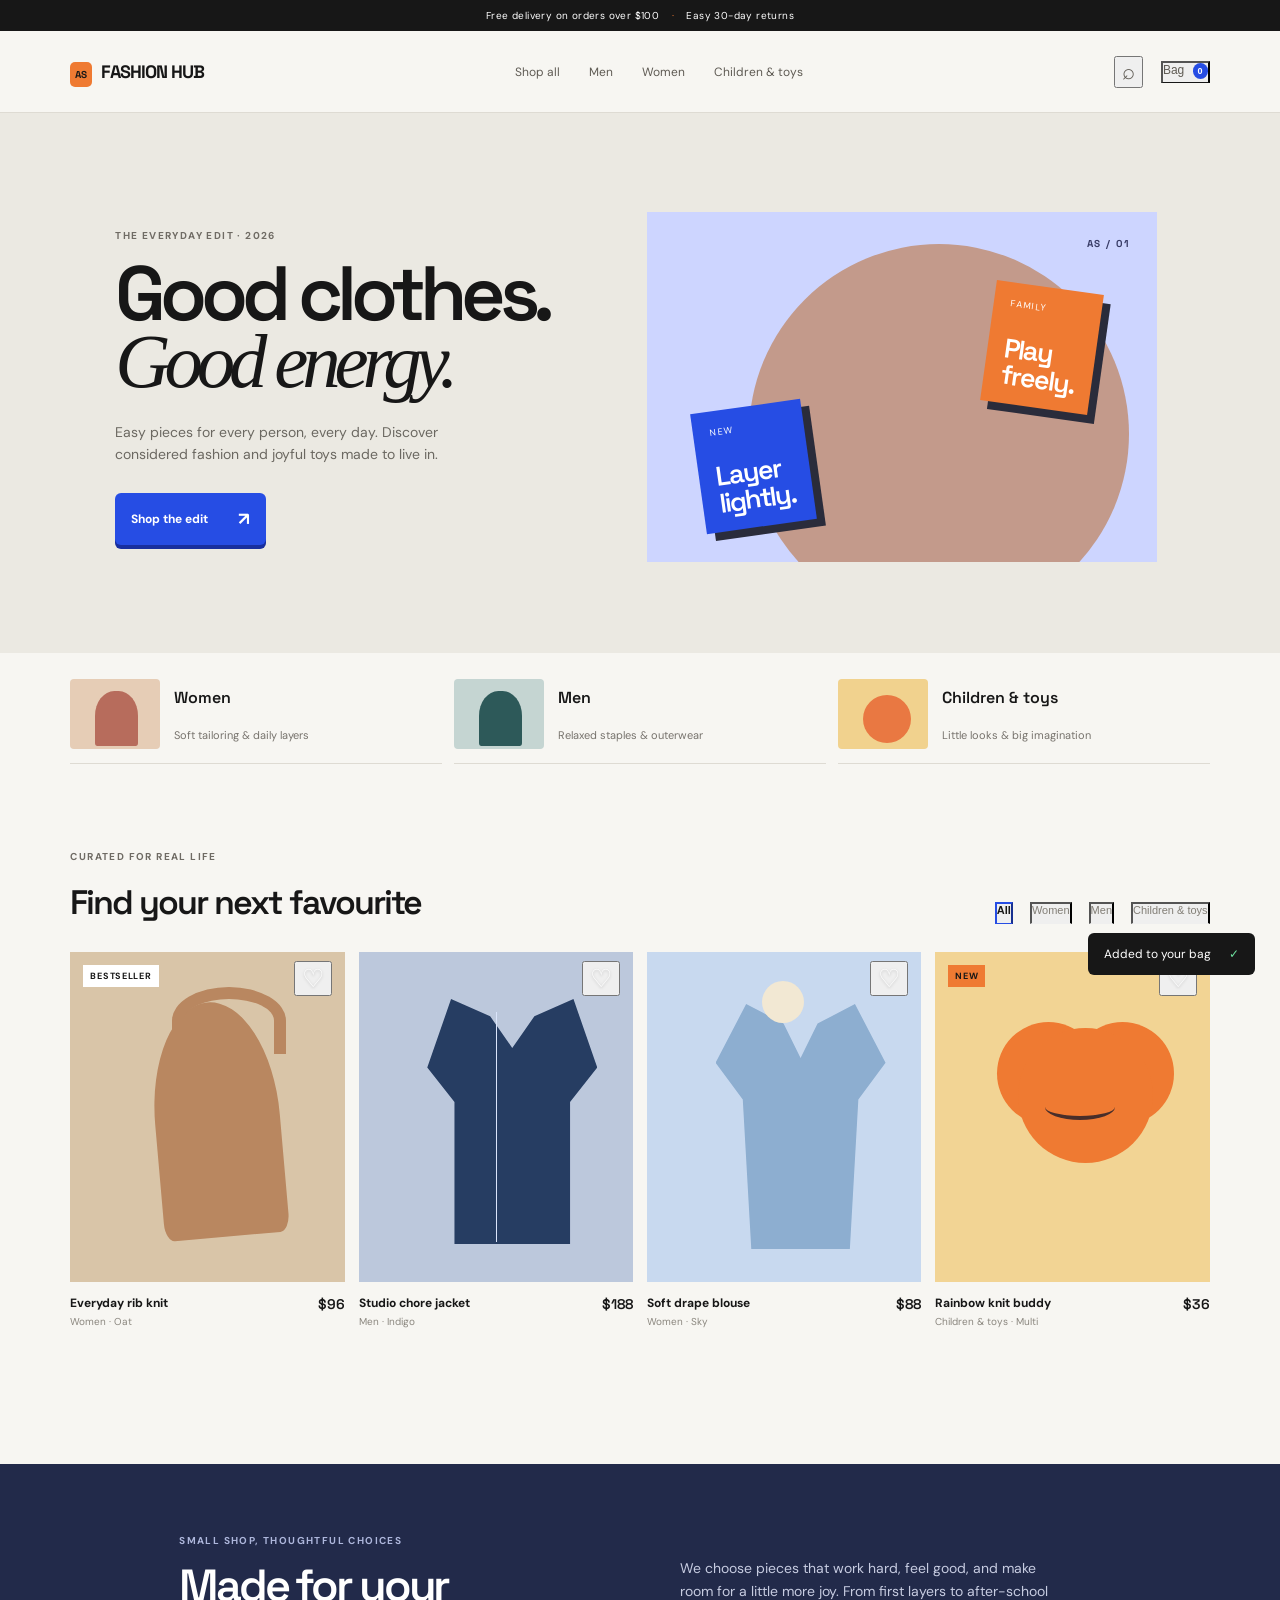
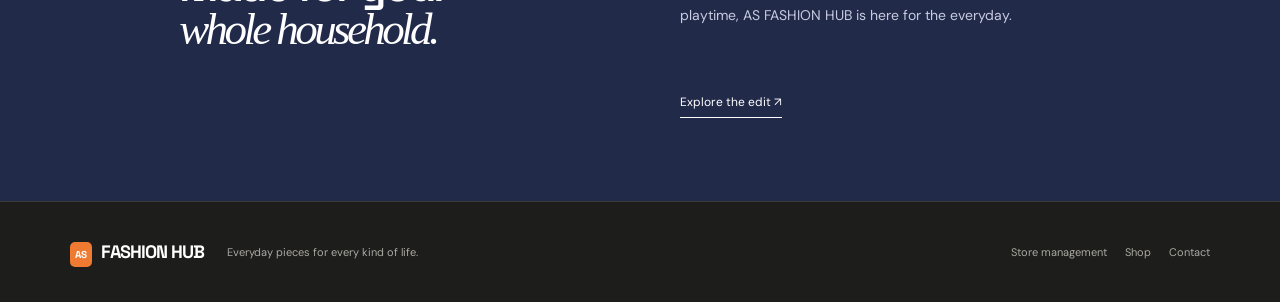
<file: index.html>
<!DOCTYPE html>
<html lang="en">
<head>
  <meta charset="UTF-8" />
  <meta name="viewport" content="width=device-width, initial-scale=1.0" />
  <title>AS FASHION HUB — Everyday pieces, made to move</title>
  <link rel="preconnect" href="https://fonts.googleapis.com">
  <link rel="preconnect" href="https://fonts.gstatic.com" crossorigin>
  <link href="https://fonts.googleapis.com/css2?family=DM+Sans:wght@400;500;600;700&family=Space+Grotesk:wght@500;600;700&display=swap" rel="stylesheet">
  <link rel="stylesheet" href="shop.css" />
</head>
<body>
  <div class="announcement">Free delivery on orders over $100 <span>·</span> Easy 30-day returns</div>
  <header class="shop-header">
    <button class="mobile-menu" aria-label="Open menu">☰</button>
    <a class="shop-logo" href="shop.html"><span>AS</span> FASHION HUB</a>
    <nav aria-label="Shop navigation"><a href="#shop" data-shop-filter="all">Shop all</a><a href="#shop" data-shop-filter="men">Men</a><a href="#shop" data-shop-filter="women">Women</a><a href="#shop" data-shop-filter="children">Children & toys</a></nav>
    <div class="shop-actions"><button class="shop-search" aria-label="Search">⌕</button><button class="bag-button" aria-label="Shopping bag">Bag <b id="bag-count">0</b></button></div>
  </header>
  <main>
    <section class="hero-shop">
      <div class="hero-copy"><p class="eyebrow">The everyday edit · 2026</p><h1>Good clothes.<br><em>Good energy.</em></h1><p>Easy pieces for every person, every day. Discover considered fashion and joyful toys made to live in.</p><a class="shop-cta" href="#shop">Shop the edit <span>↗</span></a></div>
      <div class="hero-art"><div class="art-circle"></div><div class="art-tag">AS / 01</div><div class="art-card card-one"><span>NEW</span><b>Layer<br>lightly.</b></div><div class="art-card card-two"><span>FAMILY</span><b>Play<br>freely.</b></div></div>
    </section>
    <section class="category-strip" aria-label="Collections"><a href="#shop" data-shop-filter="women"><span class="category-art art-women"></span><b>Women</b><small>Soft tailoring & daily layers</small></a><a href="#shop" data-shop-filter="men"><span class="category-art art-men"></span><b>Men</b><small>Relaxed staples & outerwear</small></a><a href="#shop" data-shop-filter="children"><span class="category-art art-kids"></span><b>Children & toys</b><small>Little looks & big imagination</small></a></section>
    <section class="shop-section" id="shop"><div class="shop-heading"><div><p class="eyebrow">Curated for real life</p><h2>Find your next favourite</h2></div><div class="shop-filters"><button class="shop-filter active" data-shop-filter="all">All</button><button class="shop-filter" data-shop-filter="women">Women</button><button class="shop-filter" data-shop-filter="men">Men</button><button class="shop-filter" data-shop-filter="children">Children & toys</button></div></div>
      <div class="product-grid">
        <article class="product-card" data-product-category="women"><div class="product-art product-knit"><span class="product-badge">BESTSELLER</span><button class="heart" aria-label="Save Everyday rib knit">♡</button></div><div class="product-info"><div><b>Everyday rib knit</b><small>Women · Oat</small></div><strong>$96</strong></div><button class="add-bag" data-product="Everyday rib knit">Add to bag</button></article>
        <article class="product-card" data-product-category="men"><div class="product-art product-jacket"><button class="heart" aria-label="Save Studio chore jacket">♡</button></div><div class="product-info"><div><b>Studio chore jacket</b><small>Men · Indigo</small></div><strong>$188</strong></div><button class="add-bag" data-product="Studio chore jacket">Add to bag</button></article>
        <article class="product-card" data-product-category="women"><div class="product-art product-blouse"><button class="heart" aria-label="Save Soft drape blouse">♡</button></div><div class="product-info"><div><b>Soft drape blouse</b><small>Women · Sky</small></div><strong>$88</strong></div><button class="add-bag" data-product="Soft drape blouse">Add to bag</button></article>
        <article class="product-card" data-product-category="children"><div class="product-art product-toy"><span class="product-badge orange">NEW</span><button class="heart" aria-label="Save Rainbow knit buddy">♡</button></div><div class="product-info"><div><b>Rainbow knit buddy</b><small>Children & toys · Multi</small></div><strong>$36</strong></div><button class="add-bag" data-product="Rainbow knit buddy">Add to bag</button></article>
      </div>
    </section>
    <section class="story-band"><div><p class="eyebrow">Small shop, thoughtful choices</p><h2>Made for your<br><em>whole household.</em></h2></div><p>We choose pieces that work hard, feel good, and make room for a little more joy. From first layers to after-school playtime, AS FASHION HUB is here for the everyday.</p><a href="#shop">Explore the edit ↗</a></section>
  </main>
  <footer><a class="shop-logo" href="index.html"><span>AS</span> FASHION HUB</a><p>Everyday pieces for every kind of life.</p><div><a href="admin.html">Store management</a><a href="#shop">Shop</a><a href="#shop">Contact</a></div></footer>
  <div class="cart-toast" id="cart-toast">Added to your bag <span>✓</span></div>
  <script src="shop.js"></script>
</body>
</html>
</file>
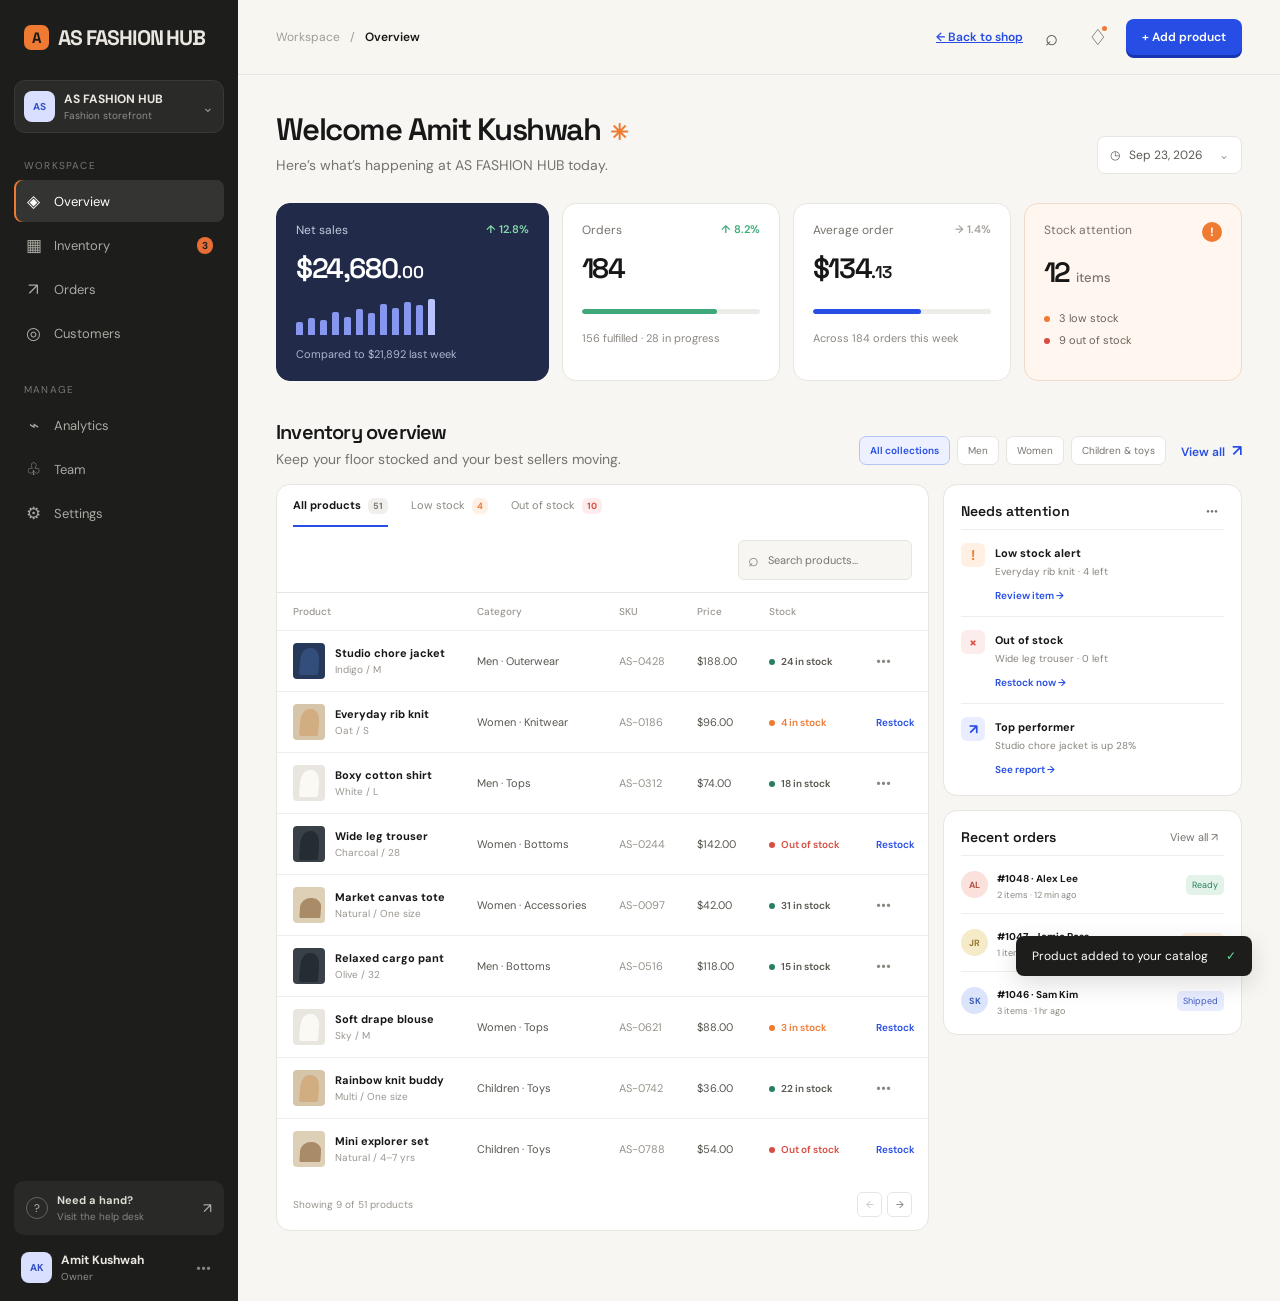
<file: admin.html>
<!DOCTYPE html>
<!--
THESIS: Atelier OS turns daily clothing operations into one calm, legible working surface instead of a pile of separate reports.
OWN-WORLD: Bone paper, ink-black rails, cobalt actions, and safety-orange exceptions echo garment-room labels and warehouse markers.
STORY: The owner sees what needs attention, checks the health of the shop, and moves directly into inventory or orders.
FIRST VIEWPORT: A left rail frames a wide dashboard; the inventory table owns the center while alerts and live orders stay visible at the right edge.
FORM: Operate / workstation board, chosen for fast scanning and decisive handoffs.
-->
<html lang="en">
<head>
  <meta charset="UTF-8" />
  <meta name="viewport" content="width=device-width, initial-scale=1.0" />
  <title>AS FASHION HUB — Store management</title>
  <link rel="preconnect" href="https://fonts.googleapis.com">
  <link rel="preconnect" href="https://fonts.gstatic.com" crossorigin>
  <link href="https://fonts.googleapis.com/css2?family=DM+Sans:wght@400;500;600;700&family=Space+Grotesk:wght@500;600;700&display=swap" rel="stylesheet">
  <link rel="stylesheet" href="styles.css" />
</head>
<body>
  <div class="app-shell">
    <aside class="sidebar">
      <div class="brand"><span class="brand-mark">A</span><span>AS FASHION HUB</span></div>
      <div class="store-switcher"><span class="store-avatar">AS</span><span><b>AS FASHION HUB</b><small>Fashion storefront</small></span><span class="chevron">⌄</span></div>
      <nav aria-label="Main navigation">
        <p class="nav-label">Workspace</p>
        <button class="nav-item active" data-view="overview"><span>◈</span> Overview</button>
        <button class="nav-item" data-view="inventory"><span>▦</span> Inventory <em>3</em></button>
        <button class="nav-item" data-view="orders"><span>↗</span> Orders</button>
        <button class="nav-item" data-view="customers"><span>◎</span> Customers</button>
        <p class="nav-label nav-spaced">Manage</p>
        <button class="nav-item" data-view="analytics"><span>⌁</span> Analytics</button>
        <button class="nav-item" data-view="team"><span>♧</span> Team</button>
        <button class="nav-item" data-view="settings"><span>⚙</span> Settings</button>
      </nav>
      <div class="sidebar-foot">
        <div class="help-card"><span class="help-icon">?</span><div><b>Need a hand?</b><small>Visit the help desk</small></div><span>↗</span></div>
        <div class="user-row"><span class="user-avatar">AK</span><span><b>Amit Kushwah</b><small>Owner</small></span><button aria-label="More options">•••</button></div>
      </div>
    </aside>

    <main class="main-content">
      <header class="topbar">
        <div class="breadcrumb"><span id="page-kicker">Workspace</span><span>/</span><b id="page-title">Overview</b></div>
        <div class="top-actions"><a class="text-button" href="index.html">← Back to shop</a><button class="icon-button" aria-label="Search">⌕</button><button class="icon-button has-dot" aria-label="Notifications">♢</button><button class="primary-button" id="add-product">+ Add product</button></div>
      </header>

      <div class="content-scroll">
        <section class="welcome-row">
          <div><h1>Welcome Amit Kushwah <span class="wave">✳</span></h1><p>Here’s what’s happening at AS FASHION HUB today.</p></div>
          <div class="date-pill"><span>◷</span> Sep 23, 2026 <span class="pill-chevron">⌄</span></div>
        </section>

        <section class="metric-grid" aria-label="Store summary">
          <article class="metric-card primary-metric"><div class="metric-head"><span>Net sales</span><span class="trend up">↑ 12.8%</span></div><strong>$24,680<span class="metric-decimal">.00</span></strong><div class="mini-chart"><i></i><i></i><i></i><i></i><i></i><i></i><i></i><i></i><i></i><i></i><i></i><i></i></div><small>Compared to $21,892 last week</small></article>
          <article class="metric-card"><div class="metric-head"><span>Orders</span><span class="trend up">↑ 8.2%</span></div><strong>184</strong><div class="metric-line"><span style="width:76%"></span></div><small>156 fulfilled · 28 in progress</small></article>
          <article class="metric-card"><div class="metric-head"><span>Average order</span><span class="trend neutral">→ 1.4%</span></div><strong>$134<span class="metric-decimal">.13</span></strong><div class="metric-line cobalt"><span style="width:61%"></span></div><small>Across 184 orders this week</small></article>
          <article class="metric-card alert-metric"><div class="metric-head"><span>Stock attention</span><span class="alert-dot">!</span></div><strong>12 <small>items</small></strong><div class="alert-list"><span><i class="orange-dot"></i> 3 low stock</span><span><i class="red-dot"></i> 9 out of stock</span></div></article>
        </section>

        <div class="section-heading"><div><h2>Inventory overview</h2><p>Keep your floor stocked and your best sellers moving.</p></div><div class="collection-filters" aria-label="Shop collections"><button class="collection-filter active" data-category="all">All collections</button><button class="collection-filter" data-category="men">Men</button><button class="collection-filter" data-category="women">Women</button><button class="collection-filter" data-category="children">Children & toys</button><button class="text-button" id="view-inventory">View all <span>↗</span></button></div></div>
        <section class="workspace-grid">
          <div class="inventory-panel">
            <div class="panel-toolbar"><div class="tabs"><button class="tab active" data-filter="all">All products <b>51</b></button><button class="tab" data-filter="low">Low stock <b class="orange">4</b></button><button class="tab" data-filter="out">Out of stock <b class="red">10</b></button></div><label class="search-box"><span>⌕</span><input id="inventory-search" placeholder="Search products..." /></label></div>
            <div class="table-wrap"><table><thead><tr><th>Product</th><th>Category</th><th>SKU</th><th>Price</th><th>Stock</th><th><span class="sr-only">Action</span></th></tr></thead><tbody id="inventory-body">
              <tr data-stock="healthy" data-category="men"><td><div class="product-cell"><span class="product-photo photo-jacket"></span><span><b>Studio chore jacket</b><small>Indigo / M</small></span></div></td><td>Men · Outerwear</td><td class="muted">AS-0428</td><td>$188.00</td><td><span class="stock healthy"><i></i> 24 in stock</span></td><td><button class="row-menu">•••</button></td></tr>
              <tr data-stock="low" data-category="women"><td><div class="product-cell"><span class="product-photo photo-knit"></span><span><b>Everyday rib knit</b><small>Oat / S</small></span></div></td><td>Women · Knitwear</td><td class="muted">AS-0186</td><td>$96.00</td><td><span class="stock low"><i></i> 4 in stock</span></td><td><button class="row-menu restock">Restock</button></td></tr>
              <tr data-stock="healthy" data-category="men"><td><div class="product-cell"><span class="product-photo photo-shirt"></span><span><b>Boxy cotton shirt</b><small>White / L</small></span></div></td><td>Men · Tops</td><td class="muted">AS-0312</td><td>$74.00</td><td><span class="stock healthy"><i></i> 18 in stock</span></td><td><button class="row-menu">•••</button></td></tr>
              <tr data-stock="out" data-category="women"><td><div class="product-cell"><span class="product-photo photo-trouser"></span><span><b>Wide leg trouser</b><small>Charcoal / 28</small></span></div></td><td>Women · Bottoms</td><td class="muted">AS-0244</td><td>$142.00</td><td><span class="stock out"><i></i> Out of stock</span></td><td><button class="row-menu restock">Restock</button></td></tr>
              <tr data-stock="healthy" data-category="women"><td><div class="product-cell"><span class="product-photo photo-bag"></span><span><b>Market canvas tote</b><small>Natural / One size</small></span></div></td><td>Women · Accessories</td><td class="muted">AS-0097</td><td>$42.00</td><td><span class="stock healthy"><i></i> 31 in stock</span></td><td><button class="row-menu">•••</button></td></tr>
              <tr data-stock="healthy" data-category="men"><td><div class="product-cell"><span class="product-photo photo-trouser"></span><span><b>Relaxed cargo pant</b><small>Olive / 32</small></span></div></td><td>Men · Bottoms</td><td class="muted">AS-0516</td><td>$118.00</td><td><span class="stock healthy"><i></i> 15 in stock</span></td><td><button class="row-menu">•••</button></td></tr>
              <tr data-stock="low" data-category="women"><td><div class="product-cell"><span class="product-photo photo-shirt"></span><span><b>Soft drape blouse</b><small>Sky / M</small></span></div></td><td>Women · Tops</td><td class="muted">AS-0621</td><td>$88.00</td><td><span class="stock low"><i></i> 3 in stock</span></td><td><button class="row-menu restock">Restock</button></td></tr>
              <tr data-stock="healthy" data-category="children"><td><div class="product-cell"><span class="product-photo photo-knit"></span><span><b>Rainbow knit buddy</b><small>Multi / One size</small></span></div></td><td>Children · Toys</td><td class="muted">AS-0742</td><td>$36.00</td><td><span class="stock healthy"><i></i> 22 in stock</span></td><td><button class="row-menu">•••</button></td></tr>
              <tr data-stock="out" data-category="children"><td><div class="product-cell"><span class="product-photo photo-bag"></span><span><b>Mini explorer set</b><small>Natural / 4–7 yrs</small></span></div></td><td>Children · Toys</td><td class="muted">AS-0788</td><td>$54.00</td><td><span class="stock out"><i></i> Out of stock</span></td><td><button class="row-menu restock">Restock</button></td></tr>
            </tbody></table></div>
            <div class="table-foot"><span id="table-count">Showing 9 of 51 products</span><div><button class="page-button" disabled>←</button><button class="page-button">→</button></div></div>
          </div>
          <aside class="side-stack">
            <div class="side-panel"><div class="side-panel-head"><h3>Needs attention</h3><button class="more-button">•••</button></div><div class="attention-item"><span class="attention-icon orange">!</span><div><b>Low stock alert</b><p>Everyday rib knit · 4 left</p><button class="inline-action">Review item →</button></div></div><div class="attention-item"><span class="attention-icon red">×</span><div><b>Out of stock</b><p>Wide leg trouser · 0 left</p><button class="inline-action">Restock now →</button></div></div><div class="attention-item"><span class="attention-icon blue">↗</span><div><b>Top performer</b><p>Studio chore jacket is up 28%</p><button class="inline-action">See report →</button></div></div></div>
            <div class="side-panel orders-panel"><div class="side-panel-head"><h3>Recent orders</h3><button class="more-button">View all ↗</button></div><div class="order-item"><span class="order-avatar pink">AL</span><div><b>#1048 · Alex Lee</b><p>2 items · 12 min ago</p></div><span class="order-status ready">Ready</span></div><div class="order-item"><span class="order-avatar yellow">JR</span><div><b>#1047 · Jamie Ross</b><p>1 item · 46 min ago</p></div><span class="order-status packed">Packed</span></div><div class="order-item"><span class="order-avatar blue">SK</span><div><b>#1046 · Sam Kim</b><p>3 items · 1 hr ago</p></div><span class="order-status shipped">Shipped</span></div></div>
          </aside>
        </section>
      </div>
    </main>
  </div>
  <div class="toast" id="toast">Product added to your catalog <span>✓</span></div>
  <div class="modal-backdrop" id="modal"><div class="modal"><button class="modal-close" id="modal-close">×</button><h2>Add a new product</h2><p>Bring a new piece into your catalog.</p><label>Product name<input id="new-product-name" placeholder="e.g. Linen camp shirt"></label><div class="form-row"><label>Collection<select><option>Men</option><option>Women</option><option>Children & toys</option></select></label><label>Price<input placeholder="$0.00"></label></div><button class="primary-button full" id="save-product">Add product</button></div></div>
  <script src="script.js"></script>
</body>
</html>
</file>
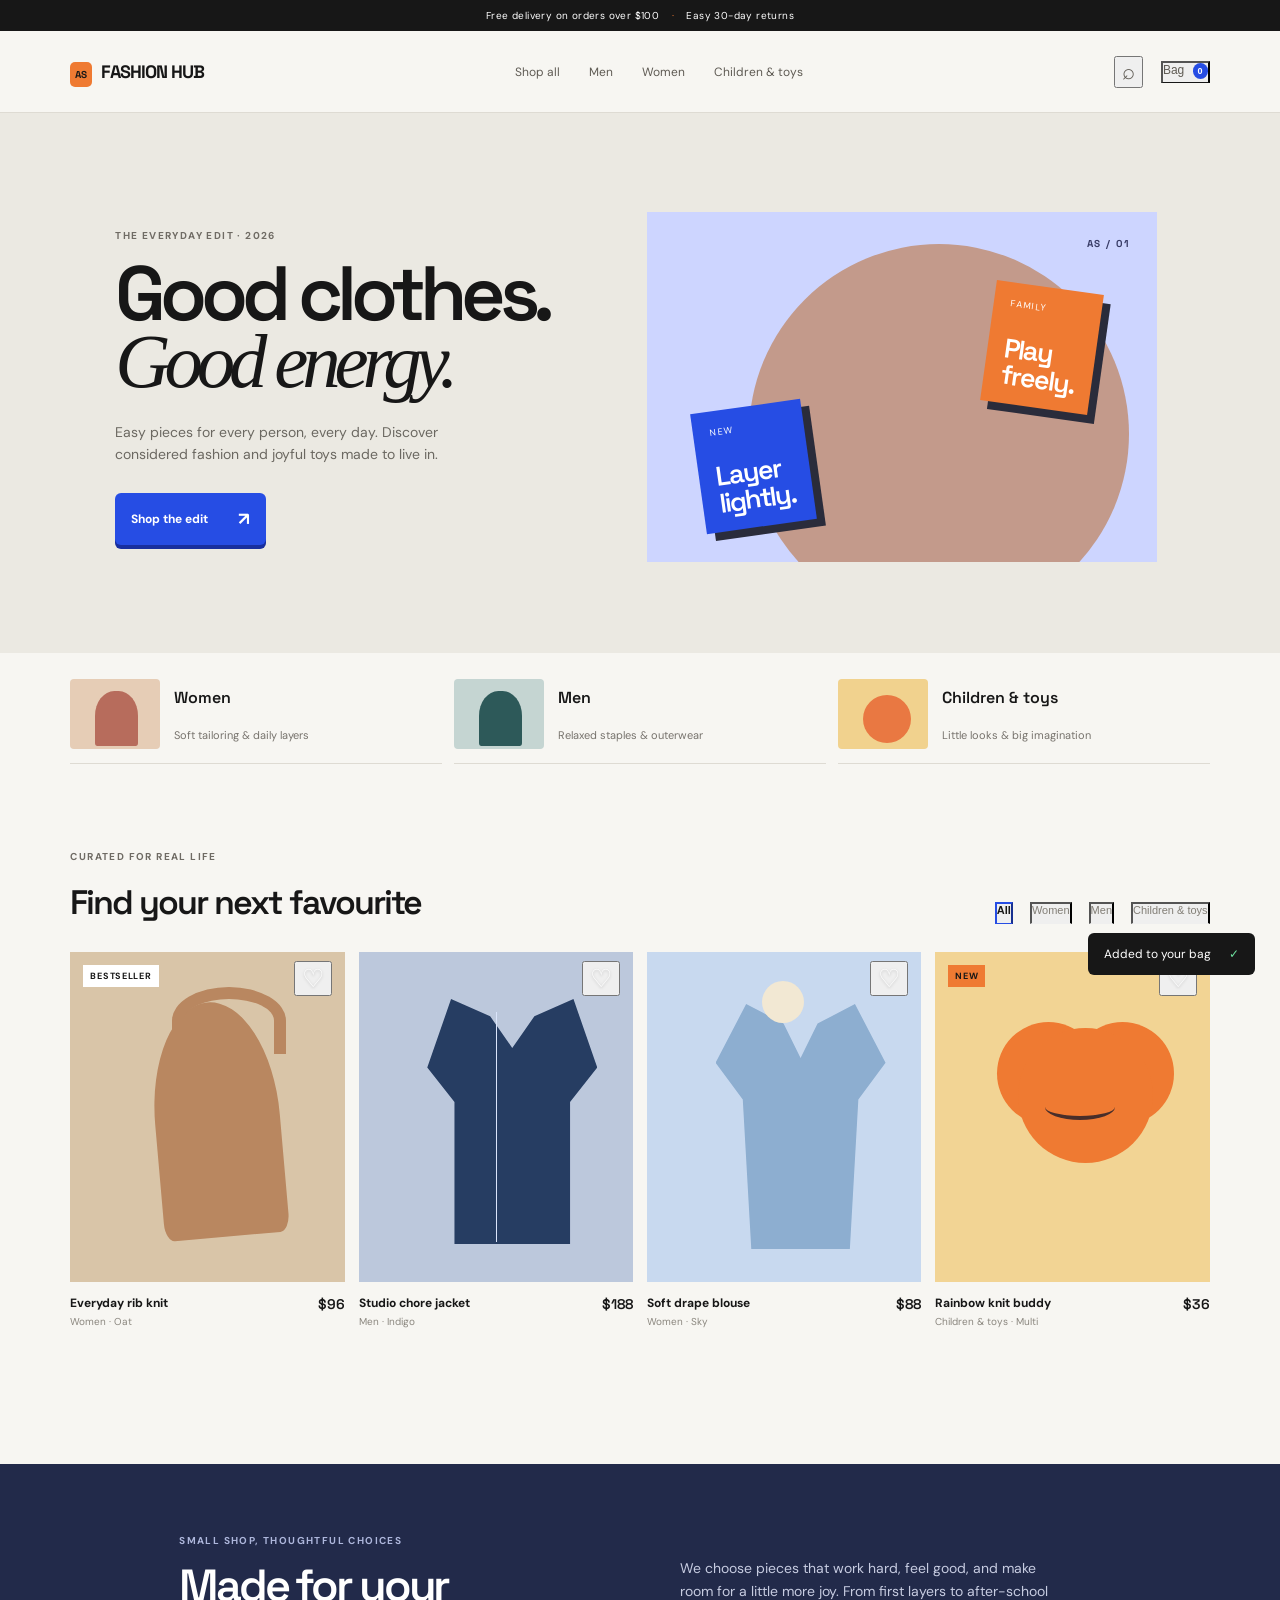
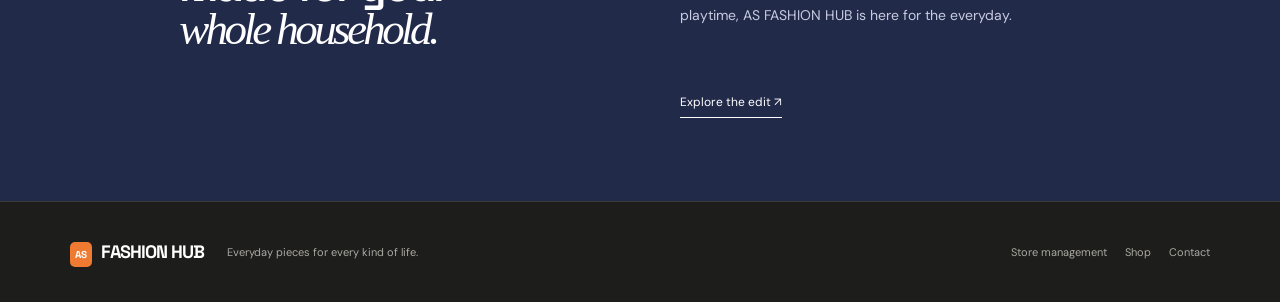
<file: shop.html>
<!DOCTYPE html>
<html lang="en">
<head>
  <meta charset="UTF-8" />
  <meta name="viewport" content="width=device-width, initial-scale=1.0" />
  <title>AS FASHION HUB — Everyday pieces, made to move</title>
  <link rel="preconnect" href="https://fonts.googleapis.com">
  <link rel="preconnect" href="https://fonts.gstatic.com" crossorigin>
  <link href="https://fonts.googleapis.com/css2?family=DM+Sans:wght@400;500;600;700&family=Space+Grotesk:wght@500;600;700&display=swap" rel="stylesheet">
  <link rel="stylesheet" href="shop.css" />
</head>
<body>
  <div class="announcement">Free delivery on orders over $100 <span>·</span> Easy 30-day returns</div>
  <header class="shop-header">
    <button class="mobile-menu" aria-label="Open menu">☰</button>
    <a class="shop-logo" href="shop.html"><span>AS</span> FASHION HUB</a>
    <nav aria-label="Shop navigation"><a href="#shop" data-shop-filter="all">Shop all</a><a href="#shop" data-shop-filter="men">Men</a><a href="#shop" data-shop-filter="women">Women</a><a href="#shop" data-shop-filter="children">Children & toys</a></nav>
    <div class="shop-actions"><button class="shop-search" aria-label="Search">⌕</button><button class="bag-button" aria-label="Shopping bag">Bag <b id="bag-count">0</b></button></div>
  </header>
  <main>
    <section class="hero-shop">
      <div class="hero-copy"><p class="eyebrow">The everyday edit · 2026</p><h1>Good clothes.<br><em>Good energy.</em></h1><p>Easy pieces for every person, every day. Discover considered fashion and joyful toys made to live in.</p><a class="shop-cta" href="#shop">Shop the edit <span>↗</span></a></div>
      <div class="hero-art"><div class="art-circle"></div><div class="art-tag">AS / 01</div><div class="art-card card-one"><span>NEW</span><b>Layer<br>lightly.</b></div><div class="art-card card-two"><span>FAMILY</span><b>Play<br>freely.</b></div></div>
    </section>
    <section class="category-strip" aria-label="Collections"><a href="#shop" data-shop-filter="women"><span class="category-art art-women"></span><b>Women</b><small>Soft tailoring & daily layers</small></a><a href="#shop" data-shop-filter="men"><span class="category-art art-men"></span><b>Men</b><small>Relaxed staples & outerwear</small></a><a href="#shop" data-shop-filter="children"><span class="category-art art-kids"></span><b>Children & toys</b><small>Little looks & big imagination</small></a></section>
    <section class="shop-section" id="shop"><div class="shop-heading"><div><p class="eyebrow">Curated for real life</p><h2>Find your next favourite</h2></div><div class="shop-filters"><button class="shop-filter active" data-shop-filter="all">All</button><button class="shop-filter" data-shop-filter="women">Women</button><button class="shop-filter" data-shop-filter="men">Men</button><button class="shop-filter" data-shop-filter="children">Children & toys</button></div></div>
      <div class="product-grid">
        <article class="product-card" data-product-category="women"><div class="product-art product-knit"><span class="product-badge">BESTSELLER</span><button class="heart" aria-label="Save Everyday rib knit">♡</button></div><div class="product-info"><div><b>Everyday rib knit</b><small>Women · Oat</small></div><strong>$96</strong></div><button class="add-bag" data-product="Everyday rib knit">Add to bag</button></article>
        <article class="product-card" data-product-category="men"><div class="product-art product-jacket"><button class="heart" aria-label="Save Studio chore jacket">♡</button></div><div class="product-info"><div><b>Studio chore jacket</b><small>Men · Indigo</small></div><strong>$188</strong></div><button class="add-bag" data-product="Studio chore jacket">Add to bag</button></article>
        <article class="product-card" data-product-category="women"><div class="product-art product-blouse"><button class="heart" aria-label="Save Soft drape blouse">♡</button></div><div class="product-info"><div><b>Soft drape blouse</b><small>Women · Sky</small></div><strong>$88</strong></div><button class="add-bag" data-product="Soft drape blouse">Add to bag</button></article>
        <article class="product-card" data-product-category="children"><div class="product-art product-toy"><span class="product-badge orange">NEW</span><button class="heart" aria-label="Save Rainbow knit buddy">♡</button></div><div class="product-info"><div><b>Rainbow knit buddy</b><small>Children & toys · Multi</small></div><strong>$36</strong></div><button class="add-bag" data-product="Rainbow knit buddy">Add to bag</button></article>
      </div>
    </section>
    <section class="story-band"><div><p class="eyebrow">Small shop, thoughtful choices</p><h2>Made for your<br><em>whole household.</em></h2></div><p>We choose pieces that work hard, feel good, and make room for a little more joy. From first layers to after-school playtime, AS FASHION HUB is here for the everyday.</p><a href="#shop">Explore the edit ↗</a></section>
  </main>
  <footer><a class="shop-logo" href="shop.html"><span>AS</span> FASHION HUB</a><p>Everyday pieces for every kind of life.</p><div><a href="admin.html">Store management</a><a href="#shop">Shop</a><a href="#shop">Contact</a></div></footer>
  <div class="cart-toast" id="cart-toast">Added to your bag <span>✓</span></div>
  <script src="shop.js"></script>
</body>
</html>
</file>
<file: shop.css>
:root{--ink:#171717;--muted:#77736d;--paper:#f7f6f2;--blue:#264de4;--orange:#ef7a32;--line:#dedbd3}*{box-sizing:border-box}html{scroll-behavior:smooth}body{margin:0;background:var(--paper);color:var(--ink);font:14px "DM Sans",sans-serif}.announcement{background:var(--ink);color:#fff;text-align:center;padding:9px;font-size:10px;letter-spacing:.04em}.announcement span{color:var(--orange);padding:0 9px}.shop-header{height:82px;padding:0 5.5vw;display:flex;align-items:center;justify-content:space-between;border-bottom:1px solid var(--line);background:var(--paper);position:sticky;top:0;z-index:5}.shop-logo{font:700 18px "Space Grotesk";letter-spacing:-.05em;text-decoration:none;color:var(--ink);white-space:nowrap}.shop-logo span{font-size:10px;letter-spacing:0;background:var(--orange);padding:6px 5px;border-radius:5px;margin-right:5px}.shop-header nav{display:flex;gap:29px}.shop-header nav a,.shop-actions button{color:#5f5b54;text-decoration:none;font-size:12px}.shop-header nav a:hover{color:var(--blue)}.shop-actions{display:flex;align-items:center;gap:18px}.shop-search{font-size:22px!important}.bag-button{border-bottom:1px solid var(--ink);padding:0 0 5px}.bag-button b{font-size:9px;background:var(--blue);color:#fff;border-radius:10px;padding:3px 5px;margin-left:5px}.mobile-menu{display:none}.hero-shop{min-height:540px;display:grid;grid-template-columns:1fr 1fr;padding:70px 9vw 62px;background:#ebe9e2}.hero-copy{align-self:center;max-width:530px}.eyebrow{text-transform:uppercase;letter-spacing:.14em;font-size:10px;font-weight:700;color:#6f6b64;margin:0 0 18px}.hero-copy h1{font:600 clamp(48px,6vw,84px)/.88 "Space Grotesk";letter-spacing:-.08em;margin:0 0 25px}.hero-copy h1 em,.story-band h2 em{font-family:Georgia,serif;font-weight:400;letter-spacing:-.08em}.hero-copy>p:not(.eyebrow){color:#6b6861;max-width:350px;line-height:1.6;margin-bottom:28px}.shop-cta{display:inline-flex;gap:30px;align-items:center;background:var(--blue);color:#fff;text-decoration:none;font-weight:700;font-size:12px;padding:14px 16px;border-radius:6px;box-shadow:0 4px 0 #182f9f}.shop-cta span{font-size:18px}.hero-art{position:relative;min-height:350px;max-width:510px;margin:auto;width:100%;background:#cdd5ff;overflow:hidden}.art-circle{position:absolute;width:380px;height:380px;background:#f3b98b;border-radius:50%;top:32px;left:20%;mix-blend-mode:multiply}.art-tag{position:absolute;top:25px;right:27px;font:700 10px "Space Grotesk";color:#373b65;letter-spacing:.15em}.art-card{position:absolute;padding:15px 17px;box-shadow:8px 8px 0 #2a2c3b;color:#fff}.art-card span{font-size:9px;letter-spacing:.15em;display:block;margin-bottom:25px}.art-card b{font:600 27px/1 "Space Grotesk";letter-spacing:-.07em}.card-one{background:var(--blue);left:10%;bottom:35px;transform:rotate(-8deg)}.card-two{background:var(--orange);right:12%;top:75px;transform:rotate(8deg)}.category-strip{display:grid;grid-template-columns:repeat(3,1fr);gap:12px;padding:12px 5.5vw}.category-strip a{display:grid;grid-template-columns:90px 1fr;column-gap:14px;align-items:center;text-decoration:none;color:var(--ink);border-bottom:1px solid var(--line);padding:14px 0}.category-art{grid-row:span 2;height:70px;border-radius:4px;position:relative;overflow:hidden;background:#cdd5ff}.category-art:after{content:"";position:absolute;width:43px;height:55px;left:25px;top:12px;border-radius:45% 45% 6% 6%;background:#273c74}.art-women{background:#e6cdb6}.art-women:after{background:#b76c5c}.art-men{background:#c5d5d2}.art-men:after{background:#2d5959}.art-kids{background:#f1d28e}.art-kids:after{background:#e97842;border-radius:50%;width:48px;height:48px;top:16px}.category-strip b{font:600 16px "Space Grotesk"}.category-strip small{color:var(--muted);font-size:11px;margin-top:5px}.shop-section{padding:74px 5.5vw 92px}.shop-heading{display:flex;justify-content:space-between;align-items:end;margin-bottom:28px}.shop-heading h2{font:600 34px "Space Grotesk";letter-spacing:-.06em;margin:0}.shop-filters{display:flex;gap:17px}.shop-filter{font-size:11px;color:#827e76;padding:0 0 7px;border-bottom:1px solid transparent}.shop-filter.active{color:var(--ink);border-color:var(--blue);font-weight:700}.product-grid{display:grid;grid-template-columns:repeat(4,1fr);gap:14px}.product-card{min-width:0}.product-art{height:330px;position:relative;overflow:hidden;background:#e6e0d4}.product-art:before,.product-art:after{content:"";position:absolute}.product-knit{background:#d9c5a8}.product-knit:before{width:125px;height:235px;background:#b98760;left:31%;top:50px;border-radius:52% 52% 8% 8%;transform:rotate(-5deg)}.product-knit:after{width:90px;height:55px;border:12px solid #b98760;border-bottom:0;left:37%;top:35px;border-radius:50% 50% 0 0}.product-jacket{background:#bcc8dc}.product-jacket:before{width:170px;height:245px;background:#263d62;left:25%;top:47px;clip-path:polygon(14% 0,37% 7%,50% 20%,63% 7%,86% 0,100% 28%,84% 42%,84% 100%,16% 100%,16% 42%,0 28%)}.product-jacket:after{height:230px;width:1px;background:#dbe5fb;left:50%;top:60px}.product-blouse{background:#c8d9ef}.product-blouse:before{width:170px;height:245px;background:#8daed0;left:25%;top:52px;clip-path:polygon(18% 0,40% 8%,50% 22%,60% 8%,82% 0,100% 24%,84% 39%,79% 100%,21% 100%,16% 39%,0 24%)}.product-blouse:after{width:42px;height:42px;border-radius:50%;background:#f2e8d3;left:42%;top:29px}.product-toy{background:#f2d494}.product-toy:before{width:135px;height:135px;background:#ef7a32;border-radius:50%;left:30%;top:76px;box-shadow:-37px -22px 0 -16px #ef7a32,37px -22px 0 -16px #ef7a32}.product-toy:after{width:70px;height:22px;border-bottom:4px solid #482e2a;border-radius:50%;left:40%;top:142px}.product-badge{position:absolute;z-index:1;top:13px;left:13px;background:#fff;color:var(--ink);font-size:9px;padding:5px 7px;font-weight:700;letter-spacing:.08em}.product-badge.orange{background:var(--orange)}.heart{position:absolute;right:13px;top:9px;z-index:1;color:#fff;font-size:25px;text-shadow:0 1px 3px #0004}.product-info{display:flex;justify-content:space-between;padding:13px 0 10px}.product-info b,.product-info small{display:block}.product-info b{font-size:12px}.product-info small{font-size:10px;color:#8a867e;margin-top:4px}.product-info strong{font:600 14px "Space Grotesk"}.add-bag{width:100%;border:1px solid var(--ink);padding:10px;font-size:11px;font-weight:600;opacity:0;transition:opacity .2s,background .2s}.product-card:hover .add-bag{opacity:1}.add-bag:hover{background:var(--ink);color:#fff}.story-band{background:#222a4a;color:#fff;padding:70px 14vw;display:grid;grid-template-columns:1fr 1fr;gap:80px;align-items:center}.story-band .eyebrow{color:#aeb7dc}.story-band h2{font:600 45px/.95 "Space Grotesk";letter-spacing:-.07em;margin:0}.story-band>p{color:#c7cce1;line-height:1.7;max-width:390px}.story-band>a{grid-column:2;color:#fff;font-size:12px;text-decoration:none;margin-top:-50px;border-bottom:1px solid #fff;padding-bottom:7px;width:max-content}footer{padding:32px 5.5vw;display:flex;align-items:center;gap:22px;border-top:1px solid #3a3a37;background:#1d1d1c;color:#aaa9a2}footer .shop-logo{color:#fff}footer p{font-size:11px;margin-right:auto}footer div{display:flex;gap:18px}footer a:not(.shop-logo){color:#aaa9a2;text-decoration:none;font-size:11px}.cart-toast{position:fixed;right:25px;bottom:25px;background:var(--ink);color:#fff;padding:13px 16px;border-radius:6px;transform:translateY(100px);transition:transform .25s;z-index:6;font-size:12px}.cart-toast.show{transform:none}.cart-toast span{color:#6ee29f;margin-left:15px}@media(max-width:800px){.shop-header{padding:0 20px}.mobile-menu{display:block;font-size:18px}.shop-header nav{display:none}.shop-logo{font-size:15px}.hero-shop{grid-template-columns:1fr;padding:55px 24px}.hero-art{margin-top:40px;min-height:280px}.category-strip{grid-template-columns:1fr;padding:10px 24px}.shop-section{padding:55px 24px}.shop-heading{display:block}.shop-heading h2{font-size:29px;margin-bottom:20px}.shop-filters{gap:12px}.product-grid{grid-template-columns:1fr 1fr;gap:22px 10px}.product-art{height:230px}.add-bag{opacity:1}.story-band{grid-template-columns:1fr;padding:55px 24px;gap:22px}.story-band h2{font-size:38px}.story-band>a{grid-column:auto;margin:0}footer{display:block;padding:28px 24px}footer p{margin:18px 0}footer div{margin-top:22px}}
</file>
<file: styles.css>
:root{--ink:#171717;--muted:#77736d;--paper:#f7f6f2;--panel:#fff;--line:#e7e5df;--blue:#264de4;--orange:#ef7a32;--red:#d84d42;--green:#27805d;--radius:14px}
*{box-sizing:border-box}body{margin:0;background:var(--paper);color:var(--ink);font:14px "DM Sans",sans-serif}button,input,select{font:inherit}button{cursor:pointer;border:0;background:none;color:inherit}.app-shell{display:flex;min-height:100vh}.sidebar{width:238px;background:#1d1d1c;color:#e9e7df;padding:24px 14px 18px;display:flex;flex-direction:column;flex-shrink:0}.brand{display:flex;align-items:center;gap:9px;font:700 21px "Space Grotesk",sans-serif;letter-spacing:-.05em;padding:0 10px 29px}.brand-mark{background:var(--orange);color:#191919;width:25px;height:25px;display:grid;place-items:center;font-size:15px;border-radius:7px}.brand-dot{color:var(--orange)}.store-switcher{background:#2a2a28;border:1px solid #393936;border-radius:11px;padding:10px 9px;display:flex;align-items:center;gap:9px;margin-bottom:26px}.store-avatar,.user-avatar{display:grid;place-items:center;border-radius:8px;width:31px;height:31px;background:#d9e0ff;color:#314fc4;font-size:10px;font-weight:700}.store-switcher b,.user-row b{font-size:12px;display:block}.store-switcher small,.user-row small{color:#8f8e88;font-size:10px;display:block;margin-top:2px}.chevron{margin-left:auto;color:#96958e}.nav-label{color:#77766f;text-transform:uppercase;font-size:10px;letter-spacing:.12em;margin:0 10px 8px}.nav-spaced{margin-top:29px}.nav-item{width:100%;display:flex;align-items:center;gap:12px;text-align:left;padding:10px 11px;border-radius:8px;color:#aaa9a2;margin:2px 0;font-size:13px}.nav-item span{font-size:17px;width:17px;text-align:center}.nav-item:hover,.nav-item.active{background:#343432;color:#fff}.nav-item.active{box-shadow:inset 2px 0 var(--orange)}.nav-item em{font-style:normal;background:#e96e35;color:#1d1d1c;font-size:10px;font-weight:700;padding:2px 5px;border-radius:8px;margin-left:auto}.sidebar-foot{margin-top:auto}.help-card{background:#292927;padding:12px;border-radius:10px;display:flex;align-items:center;gap:9px;color:#bdbbb2;margin-bottom:17px}.help-icon{width:22px;height:22px;border:1px solid #66645e;border-radius:50%;display:grid;place-items:center;font-size:11px}.help-card b,.help-card small{display:block}.help-card b{font-size:11px;color:#dedcd3}.help-card small{font-size:10px;color:#888780;margin-top:3px}.help-card>span:last-child{margin-left:auto}.user-row{display:flex;align-items:center;gap:9px;padding:0 7px}.user-row button{margin-left:auto;color:#86847d}.main-content{flex:1;min-width:0}.topbar{height:75px;border-bottom:1px solid var(--line);display:flex;align-items:center;justify-content:space-between;padding:0 38px;background:rgba(247,246,242,.88)}.breadcrumb{display:flex;gap:10px;color:#a09d96;font-size:12px}.breadcrumb b{color:var(--ink);font-weight:600}.top-actions{display:flex;align-items:center;gap:11px}.icon-button{font-size:22px;width:35px;height:35px;position:relative;color:#55524d}.has-dot:after{content:"";position:absolute;right:6px;top:4px;width:5px;height:5px;border-radius:50%;background:var(--orange);border:2px solid var(--paper)}.primary-button{background:var(--blue);color:#fff;padding:10px 16px;border-radius:8px;font-weight:600;font-size:12px;box-shadow:0 3px 0 #1635af;transition:transform .15s,box-shadow .15s}.primary-button:hover{transform:translateY(-1px);box-shadow:0 4px 0 #1635af}.content-scroll{padding:34px 38px 70px;max-width:1500px;margin:auto}.welcome-row{display:flex;justify-content:space-between;align-items:end;margin-bottom:29px}.welcome-row h1{font:600 31px "Space Grotesk",sans-serif;letter-spacing:-.05em;margin:0 0 7px}.welcome-row p,.section-heading p{color:var(--muted);margin:0}.wave{color:var(--orange);font-size:22px;margin-left:4px}.date-pill{border:1px solid var(--line);background:white;border-radius:8px;padding:10px 12px;color:#5d5a54;font-size:12px;display:flex;gap:9px;align-items:center}.pill-chevron{color:#999;margin-left:7px}.metric-grid{display:grid;grid-template-columns:1.25fr 1fr 1fr 1fr;gap:13px;margin-bottom:38px}.metric-card{background:var(--panel);border:1px solid var(--line);border-radius:var(--radius);padding:18px 19px;min-height:153px}.primary-metric{background:#222a4a;color:#fff;border-color:#222a4a}.metric-head{display:flex;justify-content:space-between;color:#77736d;font-size:12px;margin-bottom:12px}.primary-metric .metric-head{color:#c4c9db}.metric-card strong{font:600 28px "Space Grotesk",sans-serif;letter-spacing:-.05em}.metric-decimal{font-size:17px;letter-spacing:-.02em}.metric-card strong small{font:500 13px "DM Sans";letter-spacing:0;color:var(--muted)}.trend{font-size:11px;font-weight:600}.trend.up{color:#3bab77}.primary-metric .trend.up{color:#83dcad}.trend.neutral{color:#a4a19b}.mini-chart{height:36px;display:flex;align-items:end;gap:5px;margin:13px 0 9px}.mini-chart i{display:block;width:7px;border-radius:2px 2px 0 0;background:#8797ef}.mini-chart i:nth-child(1){height:35%}.mini-chart i:nth-child(2){height:48%}.mini-chart i:nth-child(3){height:42%}.mini-chart i:nth-child(4){height:65%}.mini-chart i:nth-child(5){height:50%}.mini-chart i:nth-child(6){height:72%}.mini-chart i:nth-child(7){height:61%}.mini-chart i:nth-child(8){height:87%}.mini-chart i:nth-child(9){height:75%}.mini-chart i:nth-child(10){height:92%}.mini-chart i:nth-child(11){height:82%}.mini-chart i:nth-child(12){height:100%;background:#b9c4ff}.metric-card small{font-size:11px;color:#8b8780}.primary-metric small{color:#aeb5cc}.metric-line{height:5px;background:#eeece8;border-radius:8px;margin:23px 0 14px;overflow:hidden}.metric-line span{display:block;height:100%;background:#3fa87b;border-radius:8px}.metric-line.cobalt span{background:var(--blue)}.alert-metric{background:#fff7ef;border-color:#f1dbc7}.alert-dot{background:var(--orange);color:white;width:20px;height:20px;border-radius:50%;display:grid;place-items:center;font-weight:700}.alert-list{display:flex;flex-direction:column;gap:8px;margin-top:21px;font-size:11px;color:#69635c}.orange-dot,.red-dot{width:6px;height:6px;display:inline-block;border-radius:50%;background:var(--orange);margin-right:6px}.red-dot{background:var(--red)}.section-heading{display:flex;justify-content:space-between;align-items:end;margin-bottom:16px}.section-heading h2{font:600 20px "Space Grotesk";letter-spacing:-.04em;margin:0 0 5px}.collection-filters{display:flex;align-items:center;gap:7px;flex-wrap:wrap;justify-content:flex-end}.collection-filter{border:1px solid var(--line);background:#fff;color:#77736d;border-radius:7px;padding:7px 10px;font-size:10px}.collection-filter:hover,.collection-filter.active{border-color:#b8c3f5;background:#edf0ff;color:var(--blue);font-weight:600}.text-button{font-size:12px;font-weight:600;color:var(--blue);padding:7px 0 7px 8px}.text-button span{font-size:16px;margin-left:4px}.workspace-grid{display:grid;grid-template-columns:minmax(500px,1.75fr) minmax(270px,.8fr);gap:14px}.inventory-panel,.side-panel{background:#fff;border:1px solid var(--line);border-radius:var(--radius);overflow:hidden}.panel-toolbar{padding:13px 16px 0;border-bottom:1px solid var(--line)}.tabs{display:flex;gap:23px}.tab{color:#8b8881;font-size:11px;padding:0 0 13px;border-bottom:2px solid transparent}.tab.active{color:var(--ink);border-color:var(--blue);font-weight:700}.tab b{background:#f0efeb;color:#7d7971;padding:2px 5px;border-radius:6px;font-size:9px;margin-left:4px}.tab b.orange{color:var(--orange);background:#fff0e5}.tab b.red{color:var(--red);background:#fceceb}.search-box{display:flex;align-items:center;gap:7px;background:#f7f6f2;border:1px solid var(--line);border-radius:6px;padding:7px 9px;width:174px;margin:13px 0 12px auto}.search-box span{font-size:18px;color:#817f79}.search-box input{background:none;border:0;outline:0;width:100%;font-size:11px}.table-wrap{overflow:auto}table{width:100%;border-collapse:collapse;min-width:650px}th{text-align:left;color:#9a9690;font-size:10px;font-weight:500;padding:12px 16px;white-space:nowrap}td{border-top:1px solid #f0eee9;padding:12px 16px;color:#595650;font-size:11px;white-space:nowrap}.product-cell{display:flex;align-items:center;gap:10px;color:var(--ink)}.product-cell b,.product-cell small{display:block}.product-cell b{font-size:11px}.product-cell small{font-size:10px;color:#9a9690;margin-top:3px}.product-photo{width:32px;height:36px;border-radius:4px;display:inline-block;background:#26395a;position:relative;overflow:hidden}.product-photo:after{content:"";position:absolute;width:19px;height:27px;left:7px;top:5px;border-radius:45% 45% 8% 8%;background:#334e7a;transform:skew(-4deg)}.photo-knit{background:#d6c5a9}.photo-knit:after{background:#d2ad82}.photo-shirt{background:#e8e6df}.photo-shirt:after{background:#faf9f4}.photo-trouser{background:#394047}.photo-trouser:after{background:#252c34;height:29px}.photo-bag{background:#ddd0b7}.photo-bag:after{background:#a98b67;width:21px;height:20px;top:11px}.muted{color:#96928b}.stock{font-size:10px;font-weight:600}.stock i{width:6px;height:6px;border-radius:50%;display:inline-block;margin-right:4px;background:var(--green)}.stock.low{color:var(--orange)}.stock.low i{background:var(--orange)}.stock.out{color:var(--red)}.stock.out i{background:var(--red)}.row-menu{font-size:14px;color:#8b8881;padding:4px}.row-menu.restock{font-size:10px;color:var(--blue);font-weight:600}.table-foot{display:flex;justify-content:space-between;align-items:center;color:#99958e;font-size:10px;padding:13px 16px}.page-button{border:1px solid var(--line);width:25px;height:25px;border-radius:5px;margin-left:5px;color:#777}.page-button:disabled{color:#c7c5c1}.side-stack{display:flex;flex-direction:column;gap:14px}.side-panel{padding:17px 17px 5px}.side-panel-head{display:flex;justify-content:space-between;align-items:center;margin-bottom:9px}.side-panel h3{font:600 14px "Space Grotesk";margin:0}.more-button{font-size:11px;color:#77736d}.attention-item{display:flex;gap:10px;padding:13px 0;border-top:1px solid #f0eee9}.attention-icon{width:24px;height:24px;display:grid;place-items:center;border-radius:6px;font-weight:700;flex-shrink:0}.attention-icon.orange{background:#fff0e3;color:var(--orange)}.attention-icon.red{background:#fceceb;color:var(--red)}.attention-icon.blue{background:#e9edff;color:var(--blue)}.attention-item b{font-size:11px}.attention-item p{color:#88847d;font-size:10px;margin:4px 0 7px}.inline-action{font-size:10px;font-weight:600;color:var(--blue);padding:0}.order-item{display:flex;align-items:center;gap:9px;border-top:1px solid #f0eee9;padding:12px 0}.order-avatar{width:27px;height:27px;border-radius:50%;display:grid;place-items:center;font-size:9px;font-weight:700}.order-avatar.pink{background:#fae1dc;color:#b25245}.order-avatar.yellow{background:#f5ebc8;color:#96762d}.order-avatar.blue{background:#dce4fc;color:#3d5eb6}.order-item b{font-size:10px}.order-item p{color:#8b8780;font-size:9px;margin:3px 0 0}.order-status{font-size:9px;margin-left:auto;padding:4px 6px;border-radius:5px}.ready{background:#e4f3e9;color:#27805d}.packed{background:#fff0e2;color:#b96725}.shipped{background:#e8ecff;color:#3f59c1}.toast{position:fixed;bottom:24px;right:28px;background:#1d1d1c;color:#fff;padding:12px 16px;border-radius:8px;box-shadow:0 8px 25px #0002;transform:translateY(100px);transition:transform .25s;z-index:4;font-size:12px}.toast.show{transform:translateY(0)}.toast span{color:#6ee29f;margin-left:15px}.modal-backdrop{position:fixed;inset:0;background:#16161680;display:none;align-items:center;justify-content:center;z-index:3}.modal-backdrop.open{display:flex}.modal{background:#fff;border-radius:16px;padding:28px;width:min(420px,calc(100% - 32px));position:relative;box-shadow:0 20px 80px #0003}.modal h2{font:600 22px "Space Grotesk";margin:0 0 6px}.modal>p{color:var(--muted);font-size:12px;margin:0 0 22px}.modal label{display:block;color:#5f5b54;font-size:11px;font-weight:600;margin-bottom:14px}.modal input,.modal select{display:block;width:100%;border:1px solid var(--line);border-radius:7px;padding:10px;margin-top:7px;outline-color:var(--blue)}.form-row{display:grid;grid-template-columns:1fr 1fr;gap:12px}.modal-close{position:absolute;right:18px;top:14px;font-size:24px;color:#888}.full{width:100%;margin-top:8px}.sr-only{position:absolute;width:1px;height:1px;overflow:hidden;clip:rect(0,0,0,0)}@media(max-width:1080px){.metric-grid{grid-template-columns:1fr 1fr}.workspace-grid{grid-template-columns:1fr}.side-stack{display:grid;grid-template-columns:1fr 1fr}}@media(max-width:720px){.sidebar{width:64px;padding:20px 8px}.brand{padding:0 10px 28px}.brand>span:last-child,.store-switcher>span:not(.store-avatar),.nav-label,.nav-item:not(.active) em,.nav-item{font-size:0}.store-switcher{background:transparent;border:0;padding:0;justify-content:center}.nav-item{justify-content:center;padding:11px 0}.nav-item span{font-size:18px}.help-card,.user-row span:not(.user-avatar),.user-row button{display:none}.user-row{justify-content:center}.topbar{padding:0 16px}.content-scroll{padding:25px 16px 50px}.welcome-row{align-items:start;flex-direction:column;gap:18px}.metric-grid{grid-template-columns:1fr 1fr}.metric-card{padding:14px;min-height:140px}.metric-card strong{font-size:23px}.side-stack{display:block}.side-panel{margin-bottom:14px}.panel-toolbar{overflow:hidden}.tabs{gap:14px;white-space:nowrap}.search-box{width:100%}}
</file>
